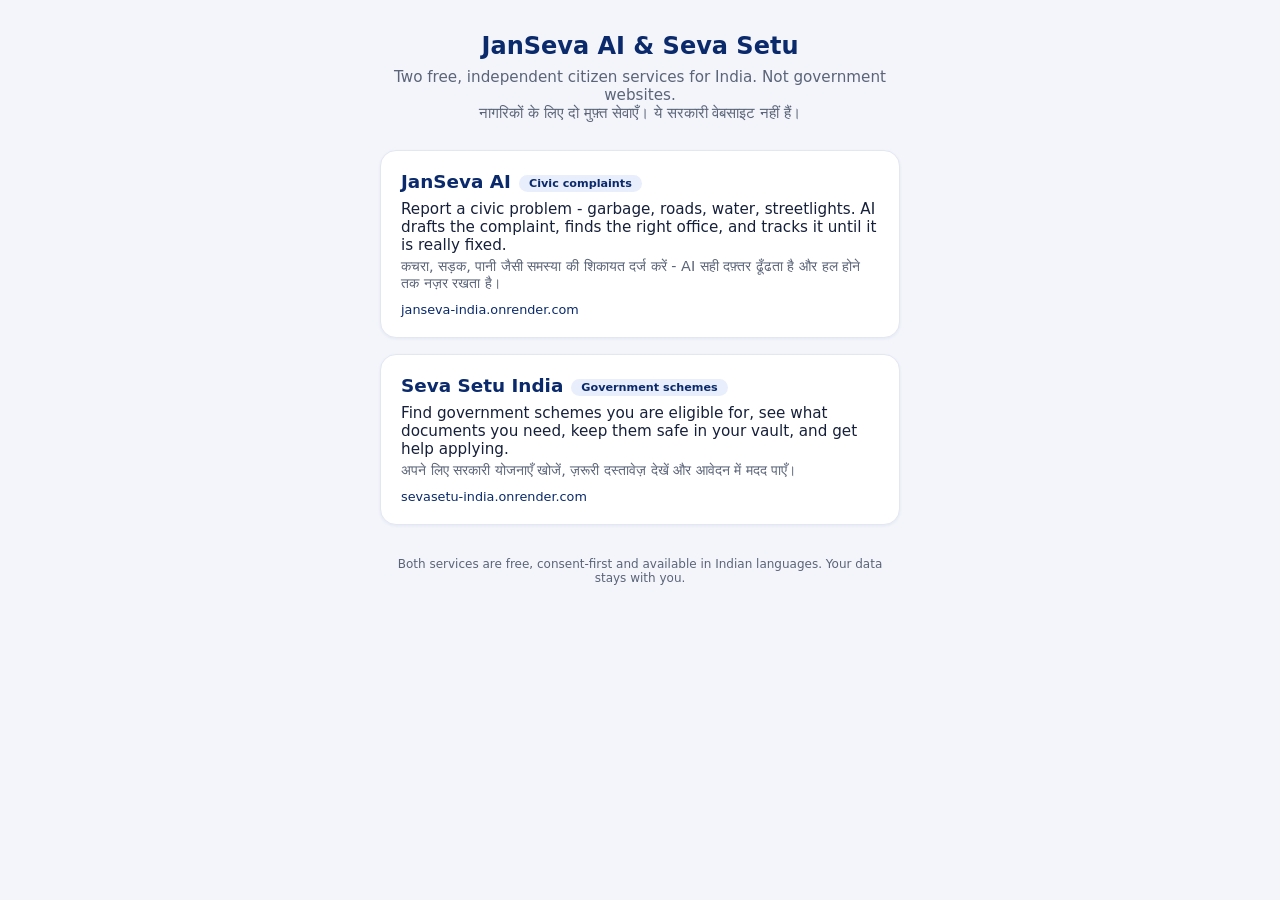
<file: hub/index.html>
<!doctype html><html lang="en"><head><meta charset="utf-8"><meta name="viewport" content="width=device-width,initial-scale=1">
<title>JanSeva AI &amp; Seva Setu - Citizen Services</title>
<meta name="description" content="Two free citizen services for India: JanSeva AI reports civic problems, Seva Setu finds government schemes for you.">
<style>
:root{--navy:#0b2a6b;--ink:#17203a;--mut:#5b6478;--card:#fff;--bg:#f3f5fb;--line:#e3e7f2}
*{box-sizing:border-box;margin:0;padding:0}
body{font-family:system-ui,-apple-system,"Segoe UI",Roboto,sans-serif;background:var(--bg);color:var(--ink);min-height:100vh;display:flex;flex-direction:column;align-items:center;padding:32px 16px}
h1{font-size:1.5rem;color:var(--navy);text-align:center}
.sub{color:var(--mut);text-align:center;margin:8px 0 28px;max-width:520px;font-size:.95rem}
.cards{display:flex;flex-direction:column;gap:16px;width:100%;max-width:520px}
a.card{display:block;background:var(--card);border:1px solid var(--line);border-radius:16px;padding:20px;text-decoration:none;color:inherit;box-shadow:0 1px 3px rgba(11,42,107,.06)}
a.card:active{transform:scale(.99)}
.name{font-size:1.15rem;font-weight:700;color:var(--navy)}
.tag{display:inline-block;font-size:.7rem;font-weight:600;color:var(--navy);background:#e8eefc;border-radius:999px;padding:2px 10px;margin-left:8px;vertical-align:middle}
.en{margin-top:8px;font-size:.95rem}
.hi{margin-top:4px;font-size:.9rem;color:var(--mut)}
.url{margin-top:10px;font-size:.8rem;color:var(--navy);word-break:break-all}
.foot{margin-top:32px;font-size:.75rem;color:var(--mut);text-align:center;max-width:520px}
</style></head><body>
<h1>JanSeva AI &amp; Seva Setu</h1>
<p class="sub">Two free, independent citizen services for India. Not government websites.<br>नागरिकों के लिए दो मुफ़्त सेवाएँ। ये सरकारी वेबसाइट नहीं हैं।</p>
<div class="cards">
 <a class="card" href="https://janseva-india.onrender.com">
  <span class="name">JanSeva AI</span><span class="tag">Civic complaints</span>
  <p class="en">Report a civic problem - garbage, roads, water, streetlights. AI drafts the complaint, finds the right office, and tracks it until it is really fixed.</p>
  <p class="hi">कचरा, सड़क, पानी जैसी समस्या की शिकायत दर्ज करें - AI सही दफ़्तर ढूँढता है और हल होने तक नज़र रखता है।</p>
  <p class="url">janseva-india.onrender.com</p>
 </a>
 <a class="card" href="https://sevasetu-india.onrender.com">
  <span class="name">Seva Setu India</span><span class="tag">Government schemes</span>
  <p class="en">Find government schemes you are eligible for, see what documents you need, keep them safe in your vault, and get help applying.</p>
  <p class="hi">अपने लिए सरकारी योजनाएँ खोजें, ज़रूरी दस्तावेज़ देखें और आवेदन में मदद पाएँ।</p>
  <p class="url">sevasetu-india.onrender.com</p>
 </a>
</div>
<p class="foot">Both services are free, consent-first and available in Indian languages. Your data stays with you.</p>
</body></html>
</file>
